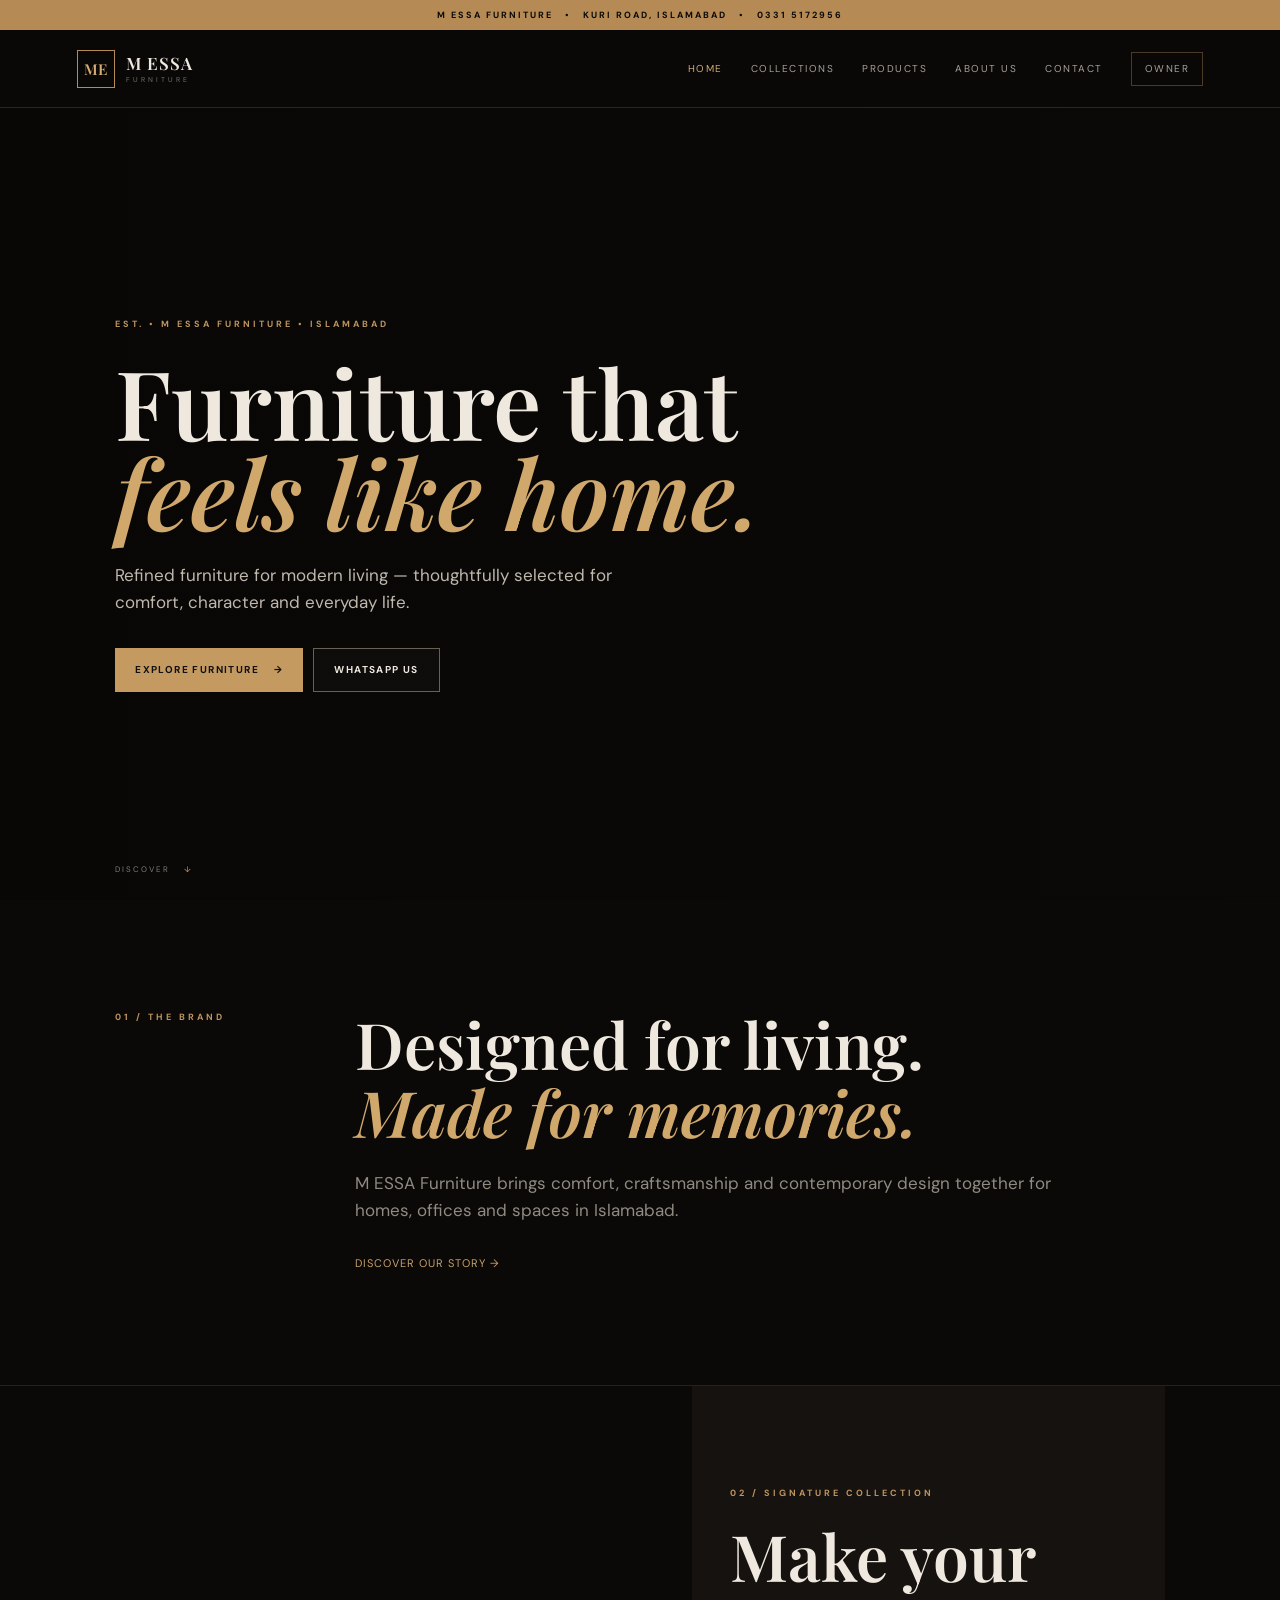
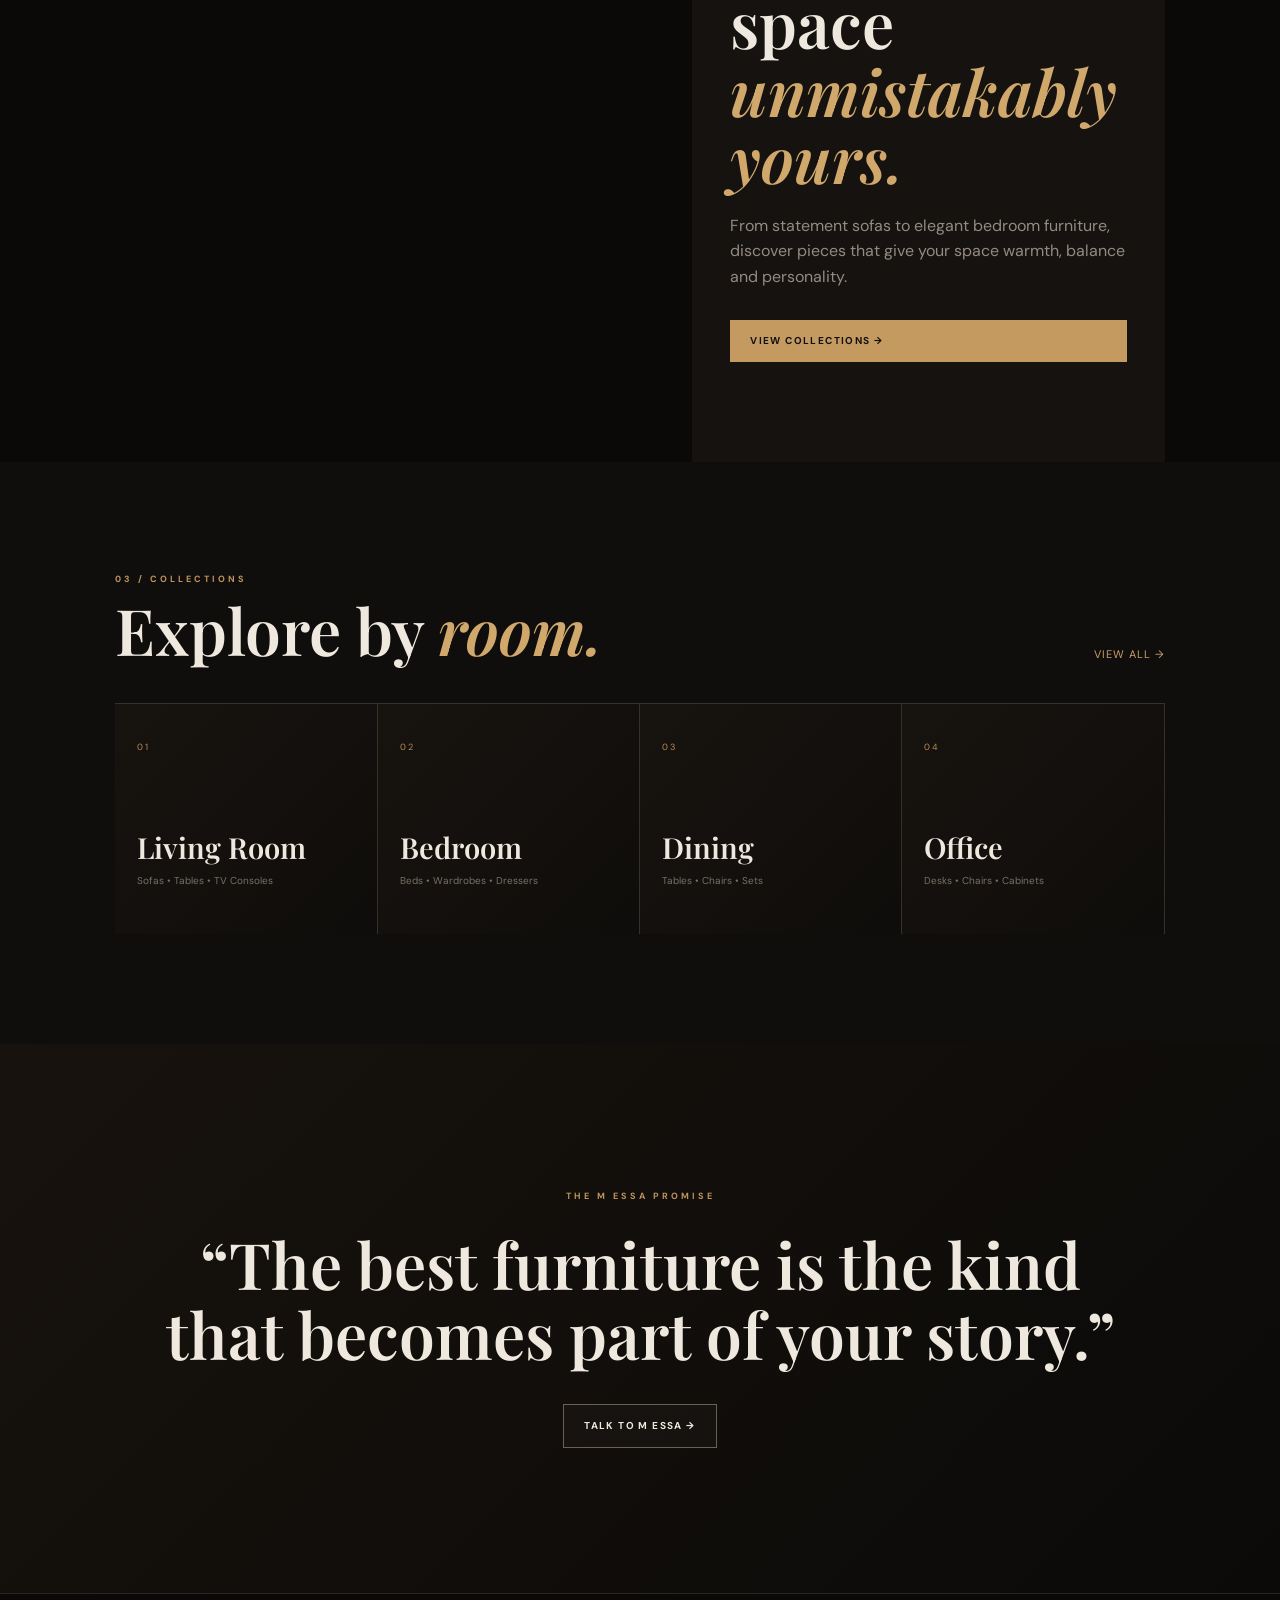
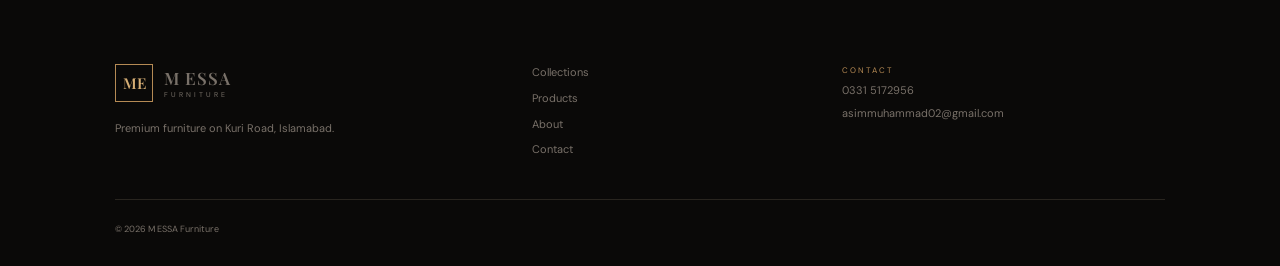
<file: index.html>
<!doctype html>
<html lang="en">
<head>
<meta charset="utf-8"><meta name="viewport" content="width=device-width,initial-scale=1">
<meta name="google-site-verification" content="TLSKJQPI9ld04eE_nHDzyJ4mCx-tr-GjA3Bg3__9XHU" />
<title>M ESSA Furniture | Premium Furniture in Islamabad</title>
<meta name="description" content="M ESSA Furniture, Kuri Road Islamabad — premium sofas, beds, dining, wardrobes, office and customized furniture.">
<meta name="keywords" content="M ESSA Furniture, furniture Islamabad, furniture Kuri Road, sofas Islamabad, beds Islamabad, dining furniture Islamabad, office furniture Islamabad">
<meta property="og:title" content="M ESSA Furniture | Islamabad"><meta property="og:description" content="Premium furniture for modern homes and spaces.">
<link rel="preconnect" href="https://fonts.googleapis.com"><link rel="preconnect" href="https://fonts.gstatic.com" crossorigin>
<link href="https://fonts.googleapis.com/css2?family=DM+Sans:wght@400;500;600;700&family=Playfair+Display:wght@500;600;700&display=swap" rel="stylesheet">
<link rel="stylesheet" href="style.css">
</head>
<body>
<div class="topbar">M ESSA FURNITURE <span>•</span> KURI ROAD, ISLAMABAD <span>•</span> 0331 5172956</div>
<header class="header"><a class="logo" href="index.html"><b>ME</b><span><strong>M ESSA</strong><small>FURNITURE</small></span></a>
<button class="hamburger" id="hamburger">☰</button><nav id="nav"><a class="active" href="index.html">Home</a><a href="collections.html">Collections</a><a href="products.html">Products</a><a href="about.html">About Us</a><a href="contact.html">Contact</a><a class="owner" href="admin.html">Owner</a></nav></header>
<main>
<section class="hero"><div class="hero-shade"></div><div class="hero-copy"><div class="eyebrow">EST. • M ESSA FURNITURE • ISLAMABAD</div><h1>Furniture that<br><i>feels like home.</i></h1><p>Refined furniture for modern living — thoughtfully selected for comfort, character and everyday life.</p><div class="actions"><a class="btn gold" href="products.html">Explore Furniture <span>→</span></a><a class="btn outline" target="_blank" href="https://wa.me/923315172956?text=Assalam-o-Alaikum%20M%20ESSA%20Furniture%2C%20I%20would%20like%20to%20ask%20about%20your%20furniture.">WhatsApp Us</a></div></div><div class="scroll">DISCOVER <span>↓</span></div></section>
<section class="intro"><div class="label">01 / THE BRAND</div><div><h2>Designed for living.<br><em>Made for memories.</em></h2><p>M ESSA Furniture brings comfort, craftsmanship and contemporary design together for homes, offices and spaces in Islamabad.</p><a class="text-link" href="about.html">Discover our story →</a></div></section>
<section class="feature"><div class="feature-image"></div><div class="feature-copy"><div class="label">02 / SIGNATURE COLLECTION</div><h2>Make your space<br><em>unmistakably yours.</em></h2><p>From statement sofas to elegant bedroom furniture, discover pieces that give your space warmth, balance and personality.</p><a class="btn gold" href="collections.html">View Collections →</a></div></section>
<section class="home-cats"><div class="heading"><div><div class="label">03 / COLLECTIONS</div><h2>Explore by <em>room.</em></h2></div><a class="text-link" href="collections.html">View all →</a></div><div class="cat-strip"><a href="products.html?category=Sofa%20Sets"><span>01</span><h3>Living Room</h3><small>Sofas • Tables • TV Consoles</small></a><a href="products.html?category=Beds"><span>02</span><h3>Bedroom</h3><small>Beds • Wardrobes • Dressers</small></a><a href="products.html?category=Dining%20Tables"><span>03</span><h3>Dining</h3><small>Tables • Chairs • Sets</small></a><a href="products.html?category=Office%20Furniture"><span>04</span><h3>Office</h3><small>Desks • Chairs • Cabinets</small></a></div></section>
<section class="quote"><p class="eyebrow">THE M ESSA PROMISE</p><h2>“The best furniture is the kind<br>that becomes part of your story.”</h2><a class="btn outline" href="contact.html">Talk to M ESSA →</a></section>
</main>
<footer><div><a class="logo" href="index.html"><b>ME</b><span><strong>M ESSA</strong><small>FURNITURE</small></span></a><p>Premium furniture on Kuri Road, Islamabad.</p></div><div class="footer-links"><a href="collections.html">Collections</a><a href="products.html">Products</a><a href="about.html">About</a><a href="contact.html">Contact</a></div><div><small>CONTACT</small><a href="tel:+923315172956">0331 5172956</a><a href="mailto:asimmuhammad02@gmail.com">asimmuhammad02@gmail.com</a></div><div class="copyright">© <span id="year"></span> M ESSA Furniture</div></footer>
<script>document.querySelector('#year').textContent=new Date().getFullYear();document.querySelector('#hamburger').onclick=()=>document.querySelector('.header').classList.toggle('open');</script>
</body></html>
</file>
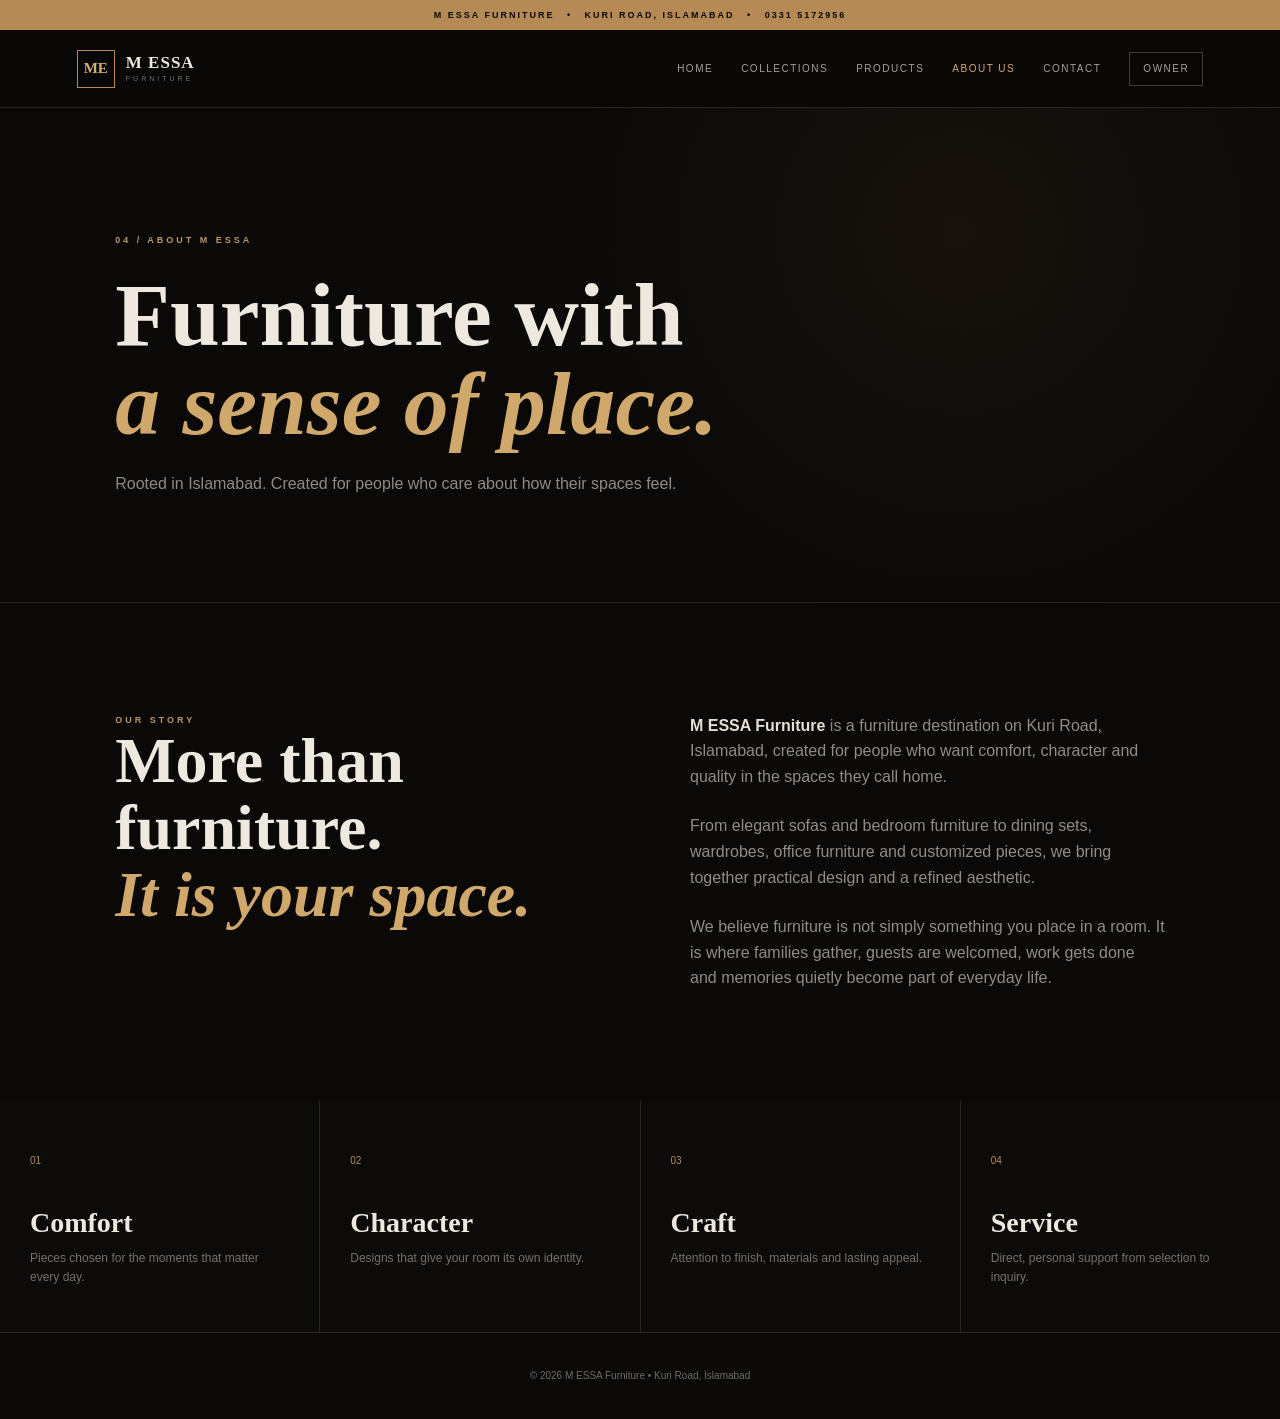
<file: about.html>
<!doctype html><html lang="en"><head><meta charset="utf-8"><meta name="viewport" content="width=device-width,initial-scale=1"><title>About M ESSA Furniture | Islamabad</title><meta name="description" content="Learn about M ESSA Furniture on Kuri Road, Islamabad."><link rel="stylesheet" href="style.css"></head><body>
<div class="topbar">M ESSA FURNITURE <span>•</span> KURI ROAD, ISLAMABAD <span>•</span> 0331 5172956</div><header class="header"><a class="logo" href="index.html"><b>ME</b><span><strong>M ESSA</strong><small>FURNITURE</small></span></a><button class="hamburger" id="hamburger">☰</button><nav><a href="index.html">Home</a><a href="collections.html">Collections</a><a href="products.html">Products</a><a class="active" href="about.html">About Us</a><a href="contact.html">Contact</a><a class="owner" href="admin.html">Owner</a></nav></header>
<section class="page-hero"><div class="label">04 / ABOUT M ESSA</div><h1>Furniture with<br><em>a sense of place.</em></h1><p>Rooted in Islamabad. Created for people who care about how their spaces feel.</p></section>
<main><section class="section about-page"><div><div class="label">OUR STORY</div><h2>More than furniture.<br><em>It is your space.</em></h2></div><div class="copy"><p><strong>M ESSA Furniture</strong> is a furniture destination on Kuri Road, Islamabad, created for people who want comfort, character and quality in the spaces they call home.</p><p>From elegant sofas and bedroom furniture to dining sets, wardrobes, office furniture and customized pieces, we bring together practical design and a refined aesthetic.</p><p>We believe furniture is not simply something you place in a room. It is where families gather, guests are welcomed, work gets done and memories quietly become part of everyday life.</p></div></section><section class="values"><div><span>01</span><h3>Comfort</h3><p>Pieces chosen for the moments that matter every day.</p></div><div><span>02</span><h3>Character</h3><p>Designs that give your room its own identity.</p></div><div><span>03</span><h3>Craft</h3><p>Attention to finish, materials and lasting appeal.</p></div><div><span>04</span><h3>Service</h3><p>Direct, personal support from selection to inquiry.</p></div></section></main>
<footer class="simple-footer">© <span id="year"></span> M ESSA Furniture • Kuri Road, Islamabad</footer><script>document.querySelector('#year').textContent=new Date().getFullYear();document.querySelector('#hamburger').onclick=()=>document.querySelector('.header').classList.toggle('open');</script></body></html>
</file>
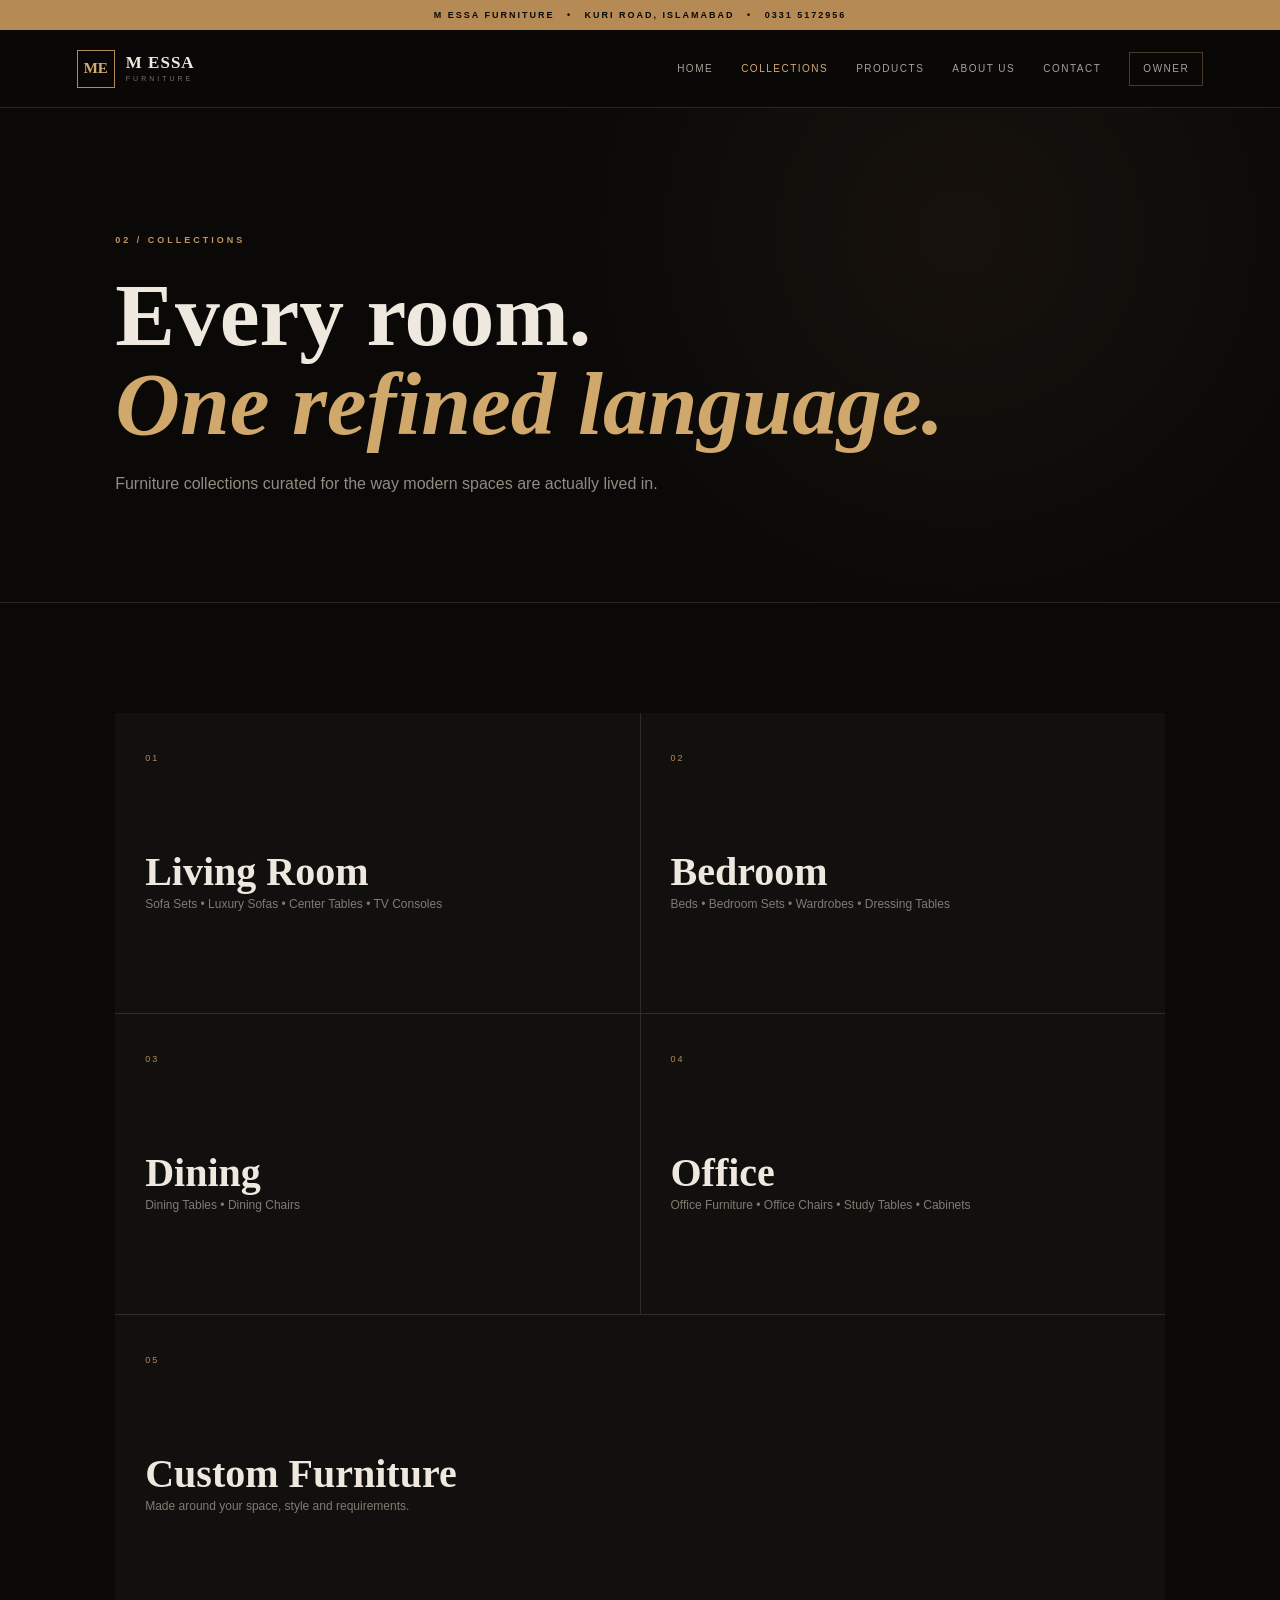
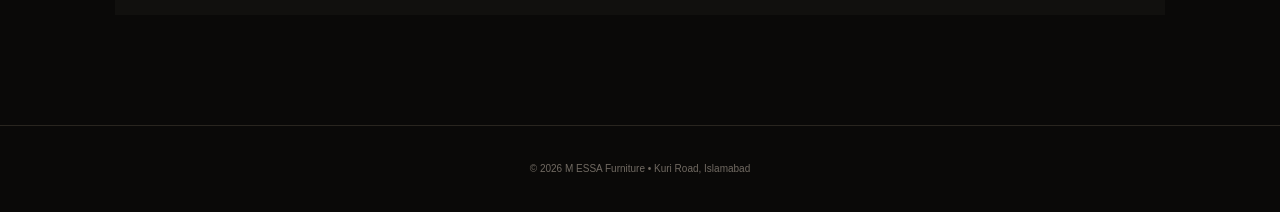
<file: collections.html>
<!doctype html><html lang="en"><head><meta charset="utf-8"><meta name="viewport" content="width=device-width,initial-scale=1"><title>Collections | M ESSA Furniture</title><meta name="description" content="Explore M ESSA Furniture collections in Islamabad: living room, bedroom, dining, office and custom furniture."><link rel="stylesheet" href="style.css"></head><body>
<div class="topbar">M ESSA FURNITURE <span>•</span> KURI ROAD, ISLAMABAD <span>•</span> 0331 5172956</div><header class="header"><a class="logo" href="index.html"><b>ME</b><span><strong>M ESSA</strong><small>FURNITURE</small></span></a><button class="hamburger" id="hamburger">☰</button><nav id="nav"><a href="index.html">Home</a><a class="active" href="collections.html">Collections</a><a href="products.html">Products</a><a href="about.html">About Us</a><a href="contact.html">Contact</a><a class="owner" href="admin.html">Owner</a></nav></header>
<section class="page-hero"><div class="label">02 / COLLECTIONS</div><h1>Every room.<br><em>One refined language.</em></h1><p>Furniture collections curated for the way modern spaces are actually lived in.</p></section>
<main class="section"><div class="collection-large"><a href="products.html?category=Sofa%20Sets"><span>01</span><h2>Living Room</h2><p>Sofa Sets • Luxury Sofas • Center Tables • TV Consoles</p></a><a href="products.html?category=Beds"><span>02</span><h2>Bedroom</h2><p>Beds • Bedroom Sets • Wardrobes • Dressing Tables</p></a><a href="products.html?category=Dining%20Tables"><span>03</span><h2>Dining</h2><p>Dining Tables • Dining Chairs</p></a><a href="products.html?category=Office%20Furniture"><span>04</span><h2>Office</h2><p>Office Furniture • Office Chairs • Study Tables • Cabinets</p></a><a href="products.html?category=Customized%20Furniture"><span>05</span><h2>Custom Furniture</h2><p>Made around your space, style and requirements.</p></a></div></main>
<footer class="simple-footer">© <span id="year"></span> M ESSA Furniture • Kuri Road, Islamabad</footer><script>document.querySelector('#year').textContent=new Date().getFullYear();document.querySelector('#hamburger').onclick=()=>document.querySelector('.header').classList.toggle('open');</script></body></html>
</file>
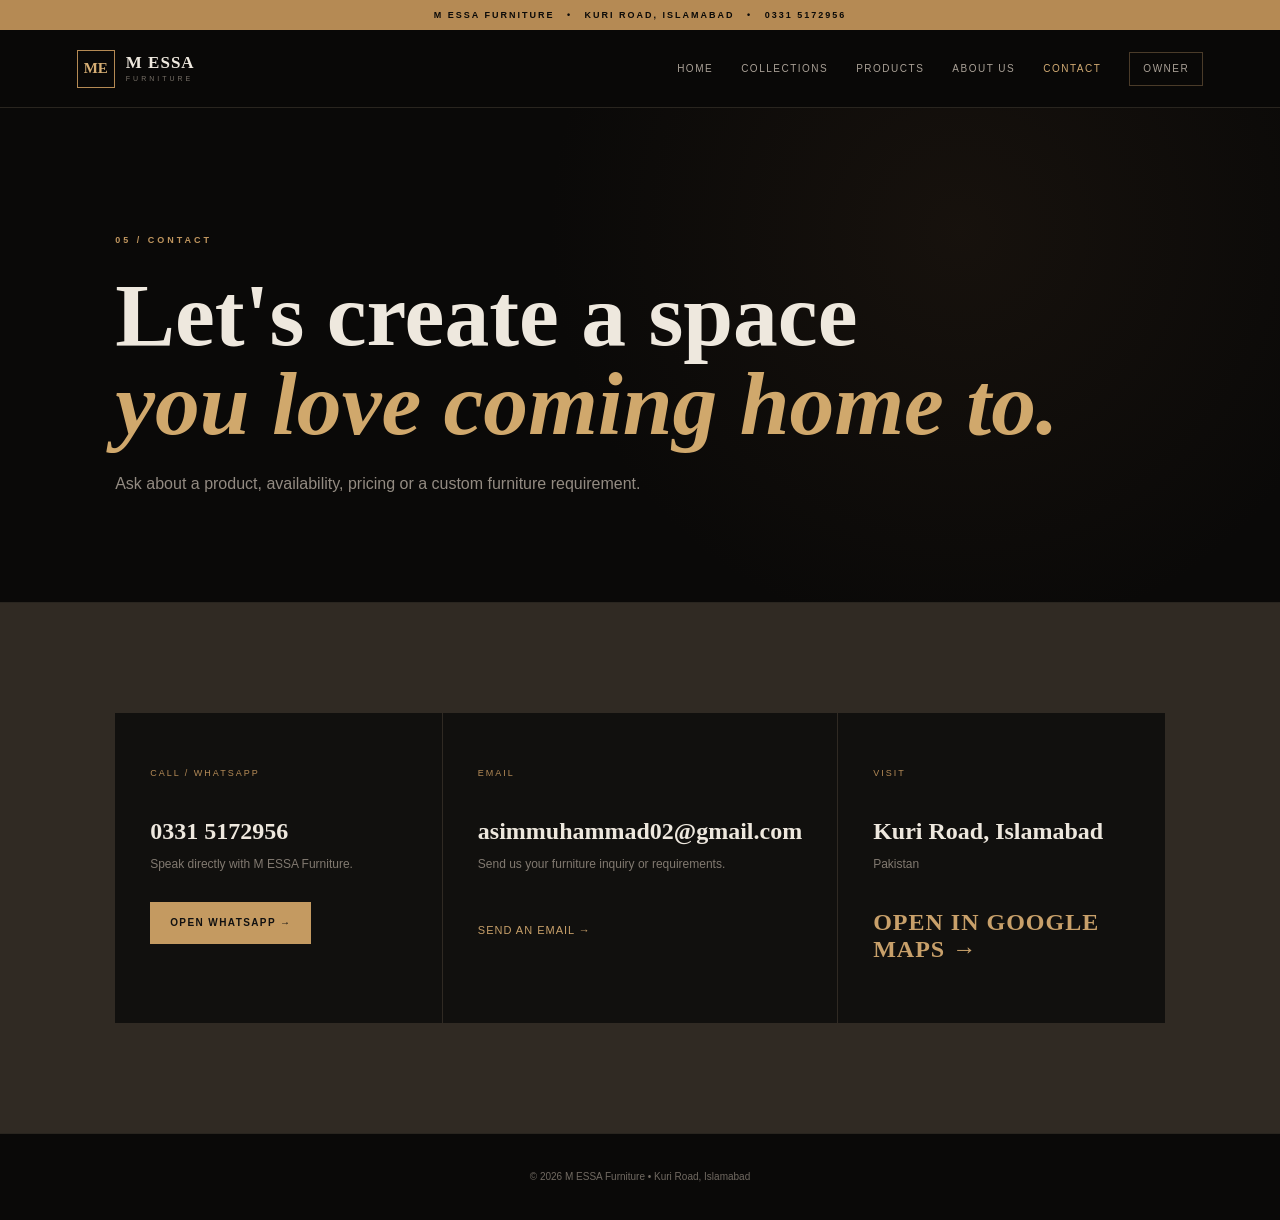
<file: contact.html>
<!doctype html><html lang="en"><head><meta charset="utf-8"><meta name="viewport" content="width=device-width,initial-scale=1"><title>Contact M ESSA Furniture | Kuri Road Islamabad</title><meta name="description" content="Contact M ESSA Furniture in Islamabad by phone, WhatsApp or email."><link rel="stylesheet" href="style.css"></head><body>
<div class="topbar">M ESSA FURNITURE <span>•</span> KURI ROAD, ISLAMABAD <span>•</span> 0331 5172956</div><header class="header"><a class="logo" href="index.html"><b>ME</b><span><strong>M ESSA</strong><small>FURNITURE</small></span></a><button class="hamburger" id="hamburger">☰</button><nav><a href="index.html">Home</a><a href="collections.html">Collections</a><a href="products.html">Products</a><a href="about.html">About Us</a><a class="active" href="contact.html">Contact</a><a class="owner" href="admin.html">Owner</a></nav></header>
<section class="page-hero"><div class="label">05 / CONTACT</div><h1>Let's create a space<br><em>you love coming home to.</em></h1><p>Ask about a product, availability, pricing or a custom furniture requirement.</p></section>
<main class="section contact-page"><div class="contact-card"><small>CALL / WHATSAPP</small><a href="tel:+923315172956">0331 5172956</a><p>Speak directly with M ESSA Furniture.</p><a class="btn gold" target="_blank" href="https://wa.me/923315172956?text=Assalam-o-Alaikum%20M%20ESSA%20Furniture%2C%20I%20want%20to%20ask%20about%20your%20furniture.">Open WhatsApp →</a></div><div class="contact-card"><small>EMAIL</small><a href="mailto:asimmuhammad02@gmail.com">asimmuhammad02@gmail.com</a><p>Send us your furniture inquiry or requirements.</p><a class="text-link" href="mailto:asimmuhammad02@gmail.com">Send an email →</a></div><div class="contact-card"><small>VISIT</small><h3>Kuri Road, Islamabad</h3><p>Pakistan</p><a class="text-link" target="_blank" href="https://www.google.com/maps/search/?api=1&query=Kuri+Road+Islamabad">Open in Google Maps →</a></div></main>
<footer class="simple-footer">© <span id="year"></span> M ESSA Furniture • Kuri Road, Islamabad</footer><script>document.querySelector('#year').textContent=new Date().getFullYear();document.querySelector('#hamburger').onclick=()=>document.querySelector('.header').classList.toggle('open');</script></body></html>
</file>
<file: style.css>
*{box-sizing:border-box;margin:0;padding:0}html{scroll-behavior:smooth}body{background:#0a0908;color:#eee8de;font-family:"DM Sans",sans-serif;line-height:1.6}a{color:inherit;text-decoration:none}button,select{font:inherit}.topbar{text-align:center;background:#b58a54;color:#0b0a08;font-size:9px;letter-spacing:2px;font-weight:700;padding:8px}.topbar span{margin:0 8px}.header{position:sticky;top:0;z-index:30;height:78px;padding:0 6vw;display:flex;align-items:center;justify-content:space-between;background:rgba(10,9,8,.94);backdrop-filter:blur(16px);border-bottom:1px solid #29251f}.logo{display:flex;align-items:center;gap:11px}.logo>b{display:grid;place-items:center;width:38px;height:38px;border:1px solid #b58a54;color:#d6ae74;font:600 15px "Playfair Display"}.logo strong{display:block;font:600 17px "Playfair Display";letter-spacing:1px}.logo small{display:block;color:#777067;font-size:7px;letter-spacing:3px}.header nav{display:flex;align-items:center;gap:28px}.header nav a{font-size:10px;letter-spacing:1.5px;text-transform:uppercase;color:#a9a096}.header nav a:hover,.header nav a.active{color:#d2ab73}.header nav .owner{border:1px solid #4a3b29;padding:8px 13px}.hamburger{display:none;border:0;background:none;color:#eee;font-size:24px}.hero{min-height:calc(100vh - 108px);position:relative;display:flex;align-items:center;padding:90px 9vw;background:linear-gradient(90deg,#080706ee 0%,#08070699 55%,#08070635),url("https://images.unsplash.com/photo-1555041469-a586c61ea9bc?auto=format&fit=crop&w=2200&q=90") center/cover}.hero-copy{position:relative;max-width:780px}.eyebrow,.label{font-size:9px;letter-spacing:3px;color:#bf955e;font-weight:700}.hero h1{font:600 clamp(52px,7.5vw,105px)/.94 "Playfair Display";margin:25px 0}.hero h1 i,h1 em,h2 em{color:#d0a86c;font-style:italic}.hero p{color:#c0b8ad;font-size:17px;max-width:560px}.actions{display:flex;gap:10px;margin-top:32px;flex-wrap:wrap}.btn{display:inline-flex;align-items:center;gap:15px;padding:13px 20px;font-size:10px;text-transform:uppercase;letter-spacing:1.4px;font-weight:700}.gold{background:#c49a61;color:#111}.gold:hover{background:#d8b277}.outline{border:1px solid #696055;background:#ffffff05}.outline:hover{background:#ffffff12}.scroll{position:absolute;bottom:25px;left:9vw;color:#827b72;font-size:8px;letter-spacing:2px}.scroll span{color:#c49a61;margin-left:10px}.intro,.feature,.home-cats,.section{padding:110px 9vw}.intro{display:grid;grid-template-columns:170px 1fr;gap:70px;border-bottom:1px solid #25211c}.intro h2,.feature h2,.heading h2,.about-page h2{font:600 clamp(39px,5vw,68px)/1.05 "Playfair Display"}.intro p{max-width:700px;color:#918a81;margin:25px 0;font-size:17px}.text-link{display:inline-block;color:#c8a06a;font-size:11px;letter-spacing:1px;text-transform:uppercase}.feature{display:grid;grid-template-columns:1.1fr .9fr;min-height:650px;padding-top:0;padding-bottom:0}.feature-image{background:url("https://images.unsplash.com/photo-1616486338812-3dadae4b4ace?auto=format&fit=crop&w=1400&q=85") center/cover;min-height:560px}.feature-copy{padding:100px 8%;background:#15120f;display:flex;flex-direction:column;justify-content:center}.feature-copy h2{margin:22px 0}.feature-copy p{color:#938b81;max-width:450px;margin-bottom:30px}.home-cats{background:#100e0c}.heading{display:flex;justify-content:space-between;align-items:end;margin-bottom:40px}.heading h2{margin-top:10px}.cat-strip{display:grid;grid-template-columns:repeat(4,1fr);border-top:1px solid #373029}.cat-strip a{min-height:230px;padding:28px 22px;border-right:1px solid #373029;position:relative;background:linear-gradient(135deg,#17130f,#0f0d0b)}.cat-strip a:hover{background:#1b1712}.cat-strip span,.collection-large span{color:#b68a54;font-size:9px;letter-spacing:2px}.cat-strip h3{font:600 29px "Playfair Display";margin-top:70px}.cat-strip small{color:#777067;font-size:10px}.quote{padding:145px 9vw;text-align:center;background:linear-gradient(135deg,#17120d,#0b0a09)}.quote h2{font:600 clamp(35px,5vw,65px)/1.1 "Playfair Display";margin:25px 0 35px}.page-hero{padding:125px 9vw 105px;border-bottom:1px solid #29251f;background:radial-gradient(circle at 75% 25%,#3a291a44,transparent 40%)}.page-hero h1{font:600 clamp(50px,7vw,90px)/1 "Playfair Display";margin:22px 0}.page-hero p{max-width:600px;color:#938b82;font-size:16px}.page-hero.compact{padding-bottom:70px}.collection-large{display:grid;grid-template-columns:repeat(2,1fr);gap:1px;background:#332c24}.collection-large a{min-height:300px;background:#11100e;padding:30px;transition:.25s}.collection-large a:last-child{grid-column:1/-1}.collection-large a:hover{background:#191510}.collection-large h2{font:600 40px "Playfair Display";margin-top:80px}.collection-large p{color:#817a71;font-size:12px}.catalog{background:#0d0c0a}.toolbar{display:flex;justify-content:space-between;align-items:center;margin-bottom:30px}.toolbar select{background:#171411;color:#ddd;border:1px solid #3c3329;padding:11px 16px}.products-grid{display:grid;grid-template-columns:repeat(3,1fr);gap:18px}.product-card{background:#15120f;border:1px solid #29231d;overflow:hidden}.product-card:hover{border-color:#a77d49}.product-img{aspect-ratio:1/1;background:#201b16;overflow:hidden}.product-img img{width:100%;height:100%;object-fit:cover;transition:.45s}.product-card:hover img{transform:scale(1.04)}.product-info{padding:20px}.product-meta{display:flex;justify-content:space-between;gap:10px;font-size:9px;letter-spacing:1px;text-transform:uppercase;color:#7e766c}.product-meta b{color:#cba46b}.product-info h3{font:600 25px "Playfair Display";margin:8px 0}.product-info p{color:#8f887e;font-size:12px;min-height:42px;margin-bottom:17px}.mini-btn{display:inline-block;border:1px solid #4a3d2d;padding:9px 12px;font-size:9px;text-transform:uppercase;letter-spacing:1px;color:#c9a36d}.empty,.loading{padding:60px;text-align:center;color:#777067;grid-column:1/-1}.about-page{display:grid;grid-template-columns:1fr 1fr;gap:100px}.about-page .copy{color:#938c83;font-size:16px}.about-page .copy p+p{margin-top:24px}.about-page strong{color:#e7dfd3}.values{display:grid;grid-template-columns:repeat(4,1fr);background:#2c261f;gap:1px}.values>div{background:#0c0b09;padding:45px 30px}.values span{color:#b78b55;font-size:10px}.values h3{font:600 28px "Playfair Display";margin:35px 0 10px}.values p{color:#777067;font-size:12px}.contact-page{display:grid;grid-template-columns:repeat(3,1fr);gap:1px;background:#302a23}.contact-card{background:#11100e;padding:45px 35px;min-height:310px}.contact-card small{font-size:9px;letter-spacing:2px;color:#b58b57}.contact-card>a:not(.btn):first-of-type,.contact-card h3{display:block;font:600 24px "Playfair Display";margin:35px 0 10px}.contact-card p{color:#817970;font-size:12px;margin-bottom:28px}.contact-card .text-link{margin-top:20px}.simple-footer{padding:35px 9vw;border-top:1px solid #29251f;color:#716a62;font-size:10px;text-align:center}footer:not(.simple-footer){padding:70px 9vw 30px;display:grid;grid-template-columns:1.4fr 1fr 1.2fr;gap:40px;border-top:1px solid #29251f;color:#797169}footer p{font-size:11px;margin-top:18px}footer>div:nth-child(3){display:flex;flex-direction:column;gap:5px;font-size:11px}footer>div:nth-child(3) small{color:#b58a54;letter-spacing:2px;font-size:8px}.footer-links{display:flex;flex-direction:column;gap:8px;font-size:11px}.copyright{grid-column:1/-1;border-top:1px solid #29251f;padding-top:22px;font-size:9px}@media(max-width:850px){.header{height:68px}.hamburger{display:block}.header nav{display:none;position:absolute;top:68px;left:0;right:0;background:#0c0b09;padding:18px 6vw;border-bottom:1px solid #29251f;flex-direction:column;align-items:stretch;gap:16px}.header.open nav{display:flex}.intro,.feature,.about-page{grid-template-columns:1fr}.feature-image{min-height:400px}.feature-copy{padding:70px 8%}.cat-strip{grid-template-columns:repeat(2,1fr)}.products-grid{grid-template-columns:repeat(2,1fr)}.contact-page,.values{grid-template-columns:repeat(2,1fr)}footer:not(.simple-footer){grid-template-columns:1fr 1fr}.copyright{grid-column:1/-1}}@media(max-width:560px){.hero{padding:70px 6vw;min-height:80vh}.hero h1{font-size:50px}.intro,.feature,.home-cats,.section,.page-hero,.quote{padding-left:6vw;padding-right:6vw}.cat-strip,.products-grid,.contact-page,.values,.collection-large{grid-template-columns:1fr}.collection-large a:last-child{grid-column:auto}.heading{align-items:start;gap:20px;flex-direction:column}.toolbar{align-items:start;flex-direction:column;gap:15px}.toolbar select{width:100%}footer:not(.simple-footer){grid-template-columns:1fr}.copyright{grid-column:auto}}
</file>
